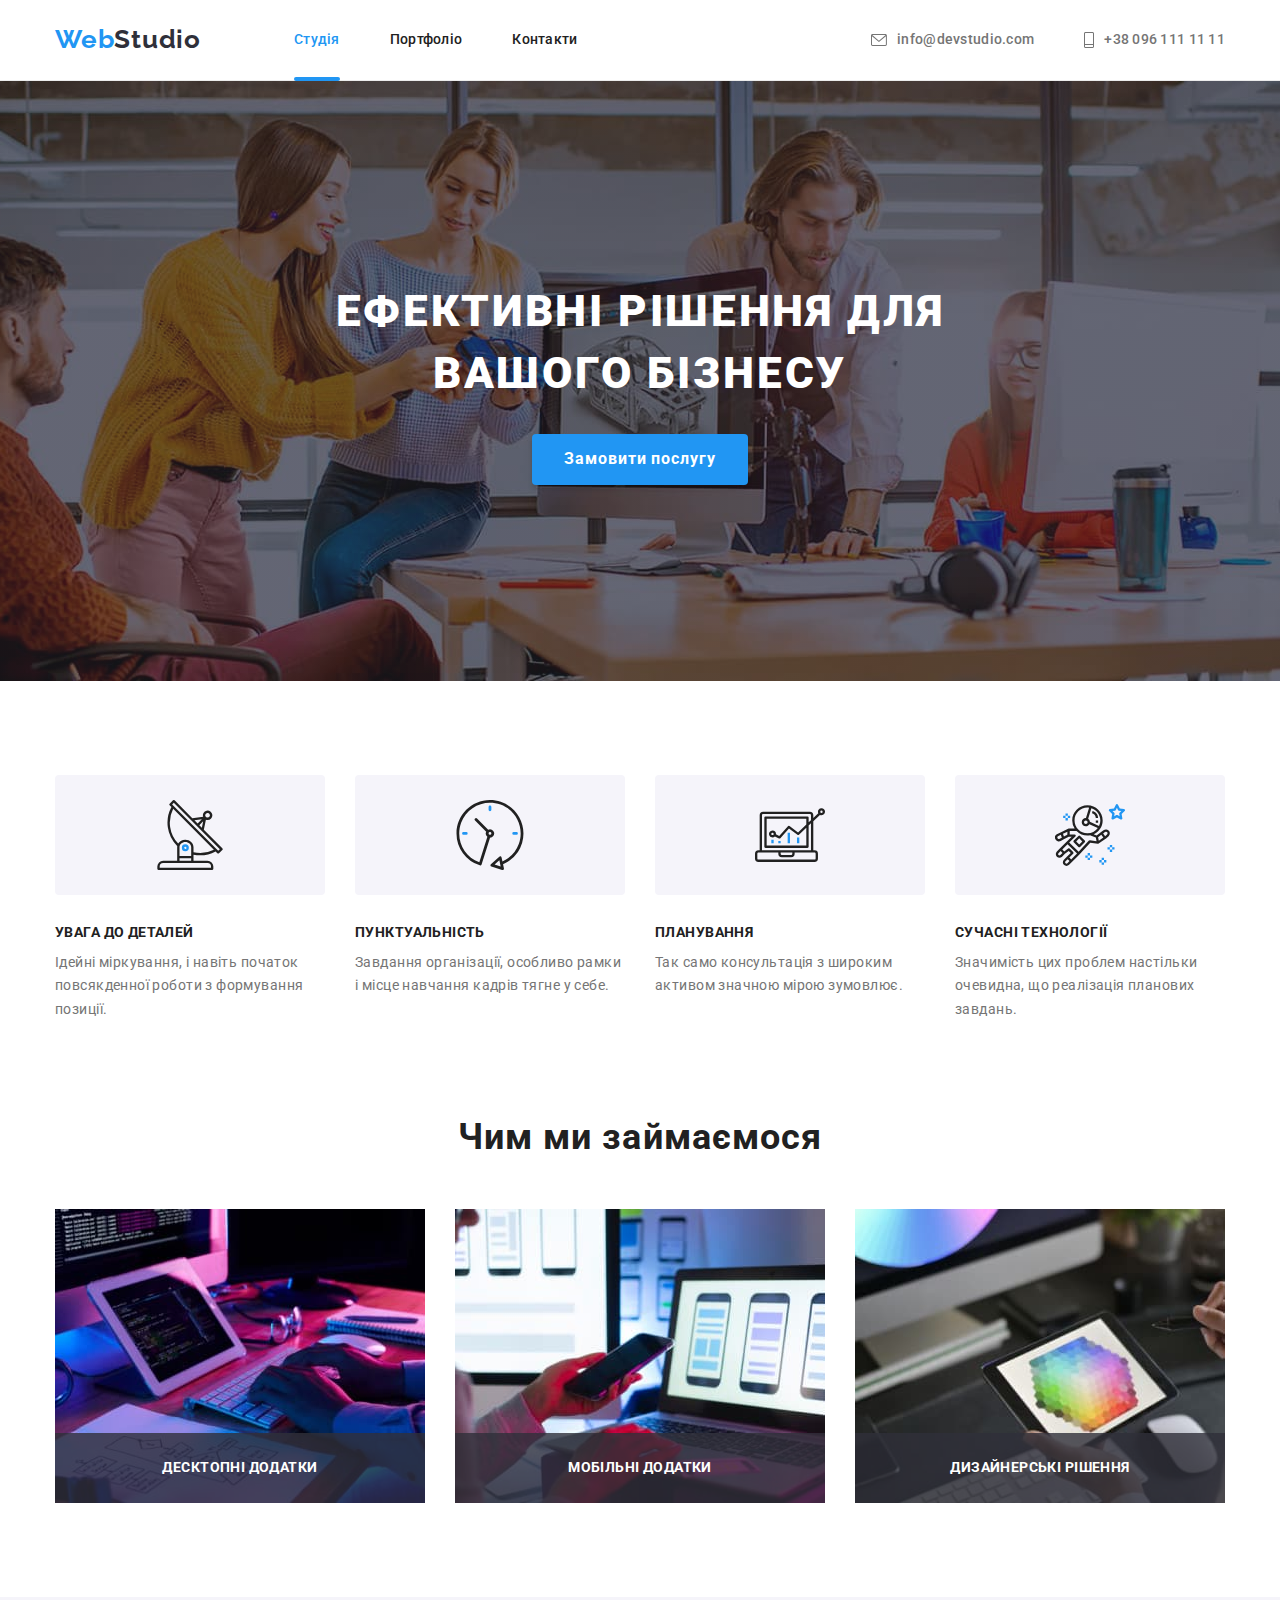
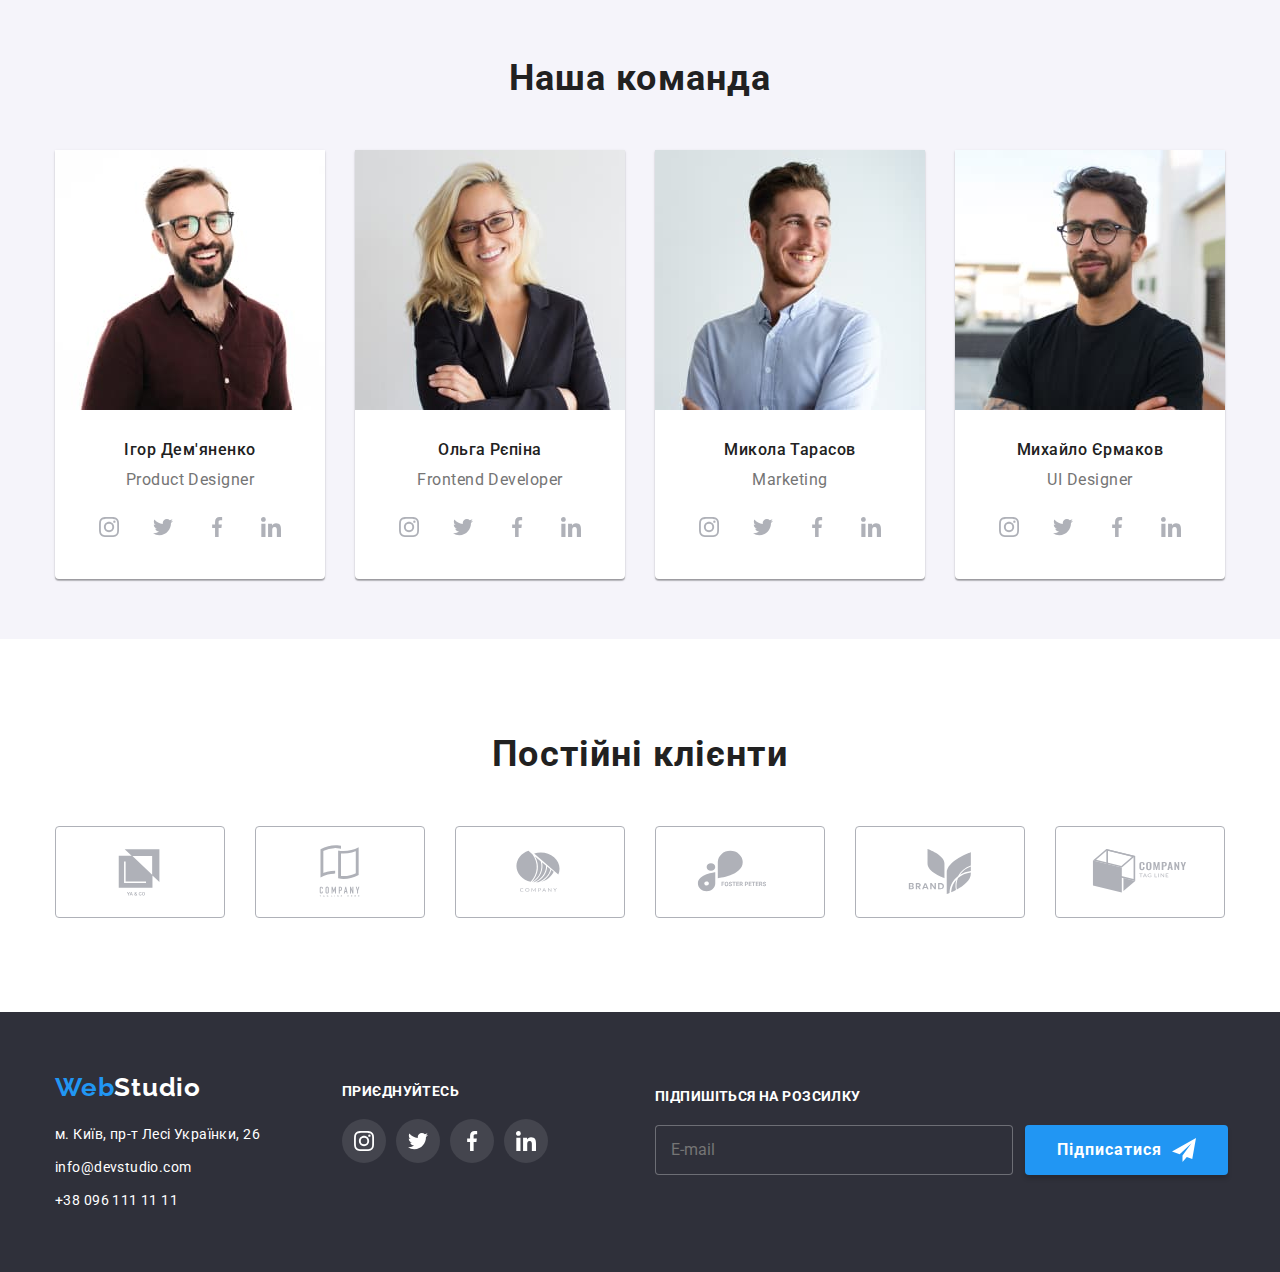
<file: index.html>
<!DOCTYPE html>
<html lang="uk">
  <head>
    <meta charset="UTF-8" />
    <meta http-equiv="X-UA-Compatible" content="IE=edge" />
    <meta name="viewport" content="width=device-width, initial-scale=1.0" />
    <title>WebStudio</title>
    <link rel="preconnect" href="https://fonts.googleapis.com" />
    <link rel="preconnect" href="https://fonts.gstatic.com" crossorigin />
    <link
      href="https://fonts.googleapis.com/css2?family=Raleway:wght@700&family=Roboto:wght@400;500;700;900&display=swap"
      rel="stylesheet"
    />
    <link
      rel="stylesheet"
      href="https://cdnjs.cloudflare.com/ajax/libs/modern-normalize/1.1.0/modern-normalize.min.css"
    />
    <link rel="stylesheet" href="./css/main.min.css" />
  </head>
  <body>
    <header class="page-header">
      <div class="container">
        <div class="page-header__site-nav--container">
          <nav class="page-header__site-nav">
            <a href="index.html" class="page-header__logo" lang="en"
              >Web<span class="page-header__logo--black">Studio</span></a
            >
            <button
              class="page-header__mobile-menu js-open-menu"
              aria-expanded="false"
              aria-controls="mobile-menu"
            >
              <svg width="40px" height="40px">
                <use href="./images/icons.svg#mobile-menu-icon"></use>
              </svg>
            </button>

            <!-- Mobile menu -->
            <div class="mobile-menu js-menu-container" id="mobile-menu">
              <div class="mobile-menu__container">
                <button
                  class="mobile-menu__button-close js-close-menu"
                  type="button"
                >
                  <svg width="40px" height="40px">
                    <use href="./images/icons.svg#icon-close-modal"></use>
                  </svg>
                </button>
                <nav class="mobile-menu__navigation">
                  <ul class="mobile-menu__nav">
                    <li class="mobile-menu__nav-item">
                      <a
                        href="./index.html"
                        class="mobile-menu__nav-link mobile-menu__nav-link--current-page"
                        >Студія</a
                      >
                    </li>
                    <li class="mobile-menu__nav-item">
                      <a href="./portfolio.html" class="mobile-menu__nav-link"
                        >Портфоліо</a
                      >
                    </li>
                    <li class="mobile-menu__nav-item">
                      <a href="#" class="mobile-menu__nav-link">Контакти</a>
                    </li>
                  </ul>
                </nav>
                <ul class="mobile-menu__contacts-list">
                  <li class="mobile-menu__contacts-item">
                    <a
                      href="tel:+380961111111"
                      class="mobile-menu__contacts-link-tel"
                    >
                      +38 096 111 11 11</a
                    >
                  </li>

                  <li class="mobile-menu__contacts-item">
                    <a
                      href="mailto:info@devstudio.com"
                      class="mobile-menu__contacts-link-mail"
                    >
                      info@devstudio.com</a
                    >
                  </li>
                </ul>
                <ul class="mobile-menu__social-media">
                  <li class="mobile-menu__social-media-item">
                    <a class="mobile-menu__social-media-link" href="#"
                      >Instagram</a
                    >
                  </li>
                  <li class="mobile-menu__social-media-item">
                    <a class="mobile-menu__social-media-link" href="#"
                      >Twitter</a
                    >
                  </li>
                  <li class="mobile-menu__social-media-item">
                    <a class="mobile-menu__social-media-link" href="#"
                      >Facebook</a
                    >
                  </li>
                  <li class="mobile-menu__social-media-item">
                    <a class="mobile-menu__social-media-link" href="#"
                      >LinkedIn</a
                    >
                  </li>
                </ul>
              </div>
            </div>

            <ul class="site-nav-list">
              <li class="site-nav-list__item">
                <a
                  href="./index.html"
                  class="site-nav-list__link site-nav-list__link--current-page current-page"
                  >Студія</a
                >
              </li>
              <li class="site-nav-list__item">
                <a href="./portfolio.html" class="site-nav-list__link"
                  >Портфоліо</a
                >
              </li>
              <li class="site-nav-list__item">
                <a href="#" class="site-nav-list__link">Контакти</a>
              </li>
            </ul>
          </nav>
          <ul class="contacts-list">
            <li class="contacts-list__item">
              <a href="mailto:info@devstudio.com" class="contacts-list__link">
                <svg
                  class="contacts-list__icon-envelope"
                  width="16px"
                  height="12px"
                >
                  <use href="./images/icons.svg#icon-envelope"></use>
                </svg>
                info@devstudio.com</a
              >
            </li>
            <li class="contacts-list__item">
              <a href="tel:+380961111111" class="contacts-list__link">
                <svg
                  class="contacts-list__icon-phone"
                  width="10px"
                  height="16px"
                >
                  <use href="./images/icons.svg#icon-phone"></use>
                </svg>
                +38 096 111 11 11</a
              >
            </li>
          </ul>
        </div>
      </div>
    </header>
    <main>
      <section class="hero-section section">
        <div class="container">
          <h1 class="hero-section__title">
            Ефективні рішення для вашого бізнесу
          </h1>
          <button type="button" class="hero-section__button" data-modal-open>
            Замовити послугу
          </button>
        </div>
      </section>
      <section class="features-section section">
        <div class="container">
          <h2 class="visually-hidden">Особливості</h2>
          <ul class="features-section__list">
            <li class="features-section__item">
              <div class="features-section__icon">
                <svg class="icon-antenna" width="70px" height="70px">
                  <use href="./images/icons.svg#icon-antenna"></use>
                </svg>
              </div>
              <h3 class="features-section__title">Увага до деталей</h3>
              <p class="features-section__text">
                Ідейні міркування, і навіть початок повсякденної роботи з
                формування позиції.
              </p>
            </li>
            <li class="features-section__item">
              <div class="features-section__icon">
                <svg class="icon-clock" width="70px" height="70px">
                  <use href="./images/icons.svg#icon-clock"></use>
                </svg>
              </div>
              <h3 class="features-section__title">Пунктуальність</h3>
              <p class="features-section__text">
                Завдання організації, особливо рамки і місце навчання кадрів
                тягне у себе.
              </p>
            </li>
            <li class="features-section__item">
              <div class="features-section__icon">
                <svg class="icon-diagram" width="70px" height="70px">
                  <use href="./images/icons.svg#icon-diagram"></use>
                </svg>
              </div>
              <h3 class="features-section__title">Планування</h3>
              <p class="features-section__text">
                Так само консультація з широким активом значною мірою зумовлює.
              </p>
            </li>
            <li class="features-section__item">
              <div class="features-section__icon">
                <svg class="icon-astronaut" width="70px" height="70px">
                  <use href="./images/icons.svg#icon-astronaut"></use>
                </svg>
              </div>
              <h3 class="features-section__title">Сучасні Технології</h3>
              <p class="features-section__text">
                Значимість цих проблем настільки очевидна, що реалізація
                планових завдань.
              </p>
            </li>
          </ul>
        </div>
      </section>

      <section class="work-section section">
        <div class="container">
          <h2 class="work-section__title">Чим ми займаємося</h2>
          <ul class="work-section__list">
            <li class="work-section__item">
              <div class="work-section__thumb">
                <picture>
                  <source
                    srcset="
                      ./images/desktop/work/img1@1x.jpg 1x,
                      ./images/desktop/work/img1@2x.jpg 2x
                    "
                    media="(min-width: 1200px)"
                  />
                  <img
                    src="./images/desktop/work/img1@1x.jpg"
                    alt="Чололвік друкує на клавіатурі"
                  />
                </picture>
                <p class="work-section__subtitle">Десктопні додатки</p>
              </div>
            </li>
            <li class="work-section__item">
              <div class="work-section__thumb">
                <picture>
                  <source
                    srcset="
                      ./images/desktop/work/img2@1x.jpg 1x,
                      ./images/desktop/work/img2@2x.jpg 2x
                    "
                    media="(min-width: 1200px)"
                  />
                  <img
                    src="./images/desktop/work/img2@1x.jpg"
                    alt="Ноутбук та смартфон"
                  />
                </picture>
                <p class="work-section__subtitle">Мобільні додатки</p>
              </div>
            </li>
            <li class="work-section__item">
              <div class="work-section__thumb">
                <picture>
                  <source
                    srcset="
                      ./images/desktop/work/img3@1x.jpg 1x,
                      ./images/desktop/work/img3@2x.jpg 2x
                    "
                    media="(min-width: 1200px)"
                  />
                  <img
                    src="./images/desktop/work/img3@1x.jpg"
                    alt="Планшет в руках"
                  />
                </picture>
                <p class="work-section__subtitle">Дизайнерські рішення</p>
              </div>
            </li>
          </ul>
        </div>
      </section>

      <section class="team-section section">
        <div class="container">
          <h2 class="team-section__title">Наша команда</h2>
          <ul class="team-list">
            <li class="team-card">
              <picture>
                <source
                  srcset="
                    ./images/desktop/team/product-designer@1x.jpg 1x,
                    ./images/desktop/team/product-designer@2x.jpg 2x
                  "
                  media="(min-width: 1200px)"
                />
                <source
                  srcset="
                    ./images/tablet/team/product-designer@1x.jpg 1x,
                    ./images/tablet/team/product-designer@2x.jpg 2x
                  "
                  media="(max-width: 1199px)"
                />
                <source
                  srcset="
                    ./images/mobile/team/product-designer@1x.jpg 1x,
                    ./images/mobile/team/product-designer@2x.jpg 2x
                  "
                  media="(max-width: 767px)"
                />
                <img
                  loading="lazy"
                  src="./images/desktop/team/product-designer@1x.jpg"
                  alt="Чоловік в бордовій сорочці"
                />
              </picture>

              <div class="team-card__footer">
                <h3 class="team-card__name">Ігор Дем'яненко</h3>
                <p class="team-card__position" lang="en">Product Designer</p>
                <ul class="team-card__list-icon">
                  <li class="team-card__icon">
                    <a href="" class="team-card__link">
                      <svg width="20px" height="20px">
                        <use href="./images/icons.svg#icon-instagram"></use>
                      </svg>
                    </a>
                  </li>
                  <li class="team-card__icon">
                    <a href="" class="team-card__link">
                      <svg width="20px" height="20px">
                        <use href="./images/icons.svg#icon-twitter"></use>
                      </svg>
                    </a>
                  </li>
                  <li class="team-card__icon">
                    <a href="" class="team-card__link">
                      <svg width="20px" height="20px">
                        <use href="./images/icons.svg#icon-facebook"></use>
                      </svg>
                    </a>
                  </li>
                  <li class="team-card__icon">
                    <a href="" class="team-card__link">
                      <svg width="20px" height="20px">
                        <use href="./images/icons.svg#icon-linkedin"></use>
                      </svg>
                    </a>
                  </li>
                </ul>
              </div>
            </li>
            <li class="team-card">
              <picture>
                <source
                  srcset="
                    ./images/desktop/team/frontend-developer@1x.jpg 1x,
                    ./images/desktop/team/frontend-developer@2x.jpg 2x
                  "
                  media="(min-width: 1200px)"
                />
                <source
                  srcset="
                    ./images/tablet/team/frontend-developer@1x.jpg 1x,
                    ./images/tablet/team/frontend-developer@2x.jpg 2x
                  "
                  media="(max-width: 1199px)"
                />
                <source
                  srcset="
                    ./images/mobile/team/frontend-developer@1x.jpg 1x,
                    ./images/mobile/team/frontend-developer@2x.jpg 2x
                  "
                  media="(max-width: 767px)"
                />
                <img
                  loading="lazy"
                  class="team-image"
                  src="./images/mobile/team/frontend-developer@1x.jpg"
                  alt="Жінка блондинка"
                />
              </picture>
              <div class="team-card__footer">
                <h3 class="team-card__name">Ольга Рєпіна</h3>
                <p class="team-card__position" lang="en">Frontend Developer</p>
                <ul class="team-card__list-icon">
                  <li class="team-card__icon">
                    <a href="" class="team-card__link">
                      <svg width="20px" height="20px">
                        <use href="./images/icons.svg#icon-instagram"></use>
                      </svg>
                    </a>
                  </li>
                  <li class="team-card__icon">
                    <a href="" class="team-card__link">
                      <svg width="20px" height="20px">
                        <use href="./images/icons.svg#icon-twitter"></use>
                      </svg>
                    </a>
                  </li>
                  <li class="team-card__icon">
                    <a href="" class="team-card__link">
                      <svg width="20px" height="20px">
                        <use href="./images/icons.svg#icon-facebook"></use>
                      </svg>
                    </a>
                  </li>
                  <li class="team-card__icon">
                    <a href="" class="team-card__link">
                      <svg width="20px" height="20px">
                        <use href="./images/icons.svg#icon-linkedin"></use>
                      </svg>
                    </a>
                  </li>
                </ul>
              </div>
            </li>
            <li class="team-card">
              <picture>
                <source
                  srcset="
                    ./images/desktop/team/marketing@1x.jpg 1x,
                    ./images/desktop/team/marketing@2x.jpg 2x
                  "
                  media="(min-width: 1200px)"
                />
                <source
                  srcset="
                    ./images/tablet/team/marketing@1x.jpg 1x,
                    ./images/tablet/team/marketing@2x.jpg 2x
                  "
                  media="(max-width: 1199px)"
                />
                <source
                  srcset="
                    ./images/mobile/team/marketing@1x.jpg 1x,
                    ./images/mobile/team/marketing@2x.jpg 2x
                  "
                  media="(max-width: 767px)"
                />
                <img
                  loading="lazy"
                  class="team-image"
                  src="./images/desktop/team/ui-designer@1x.jpg"
                  alt="Чоловік в блакитній сорочці"
                />
              </picture>
              <div class="team-card__footer">
                <h3 class="team-card__name">Микола Тарасов</h3>
                <p class="team-card__position" lang="en">Marketing</p>
                <ul class="team-card__list-icon">
                  <li class="team-card__icon">
                    <a href="" class="team-card__link">
                      <svg width="20px" height="20px">
                        <use href="./images/icons.svg#icon-instagram"></use>
                      </svg>
                    </a>
                  </li>
                  <li class="team-card__icon">
                    <a href="" class="team-card__link">
                      <svg width="20px" height="20px">
                        <use href="./images/icons.svg#icon-twitter"></use>
                      </svg>
                    </a>
                  </li>
                  <li class="team-card__icon">
                    <a href="" class="team-card__link">
                      <svg width="20px" height="20px">
                        <use href="./images/icons.svg#icon-facebook"></use>
                      </svg>
                    </a>
                  </li>
                  <li class="team-card__icon">
                    <a href="" class="team-card__link">
                      <svg width="20px" height="20px">
                        <use href="./images/icons.svg#icon-linkedin"></use>
                      </svg>
                    </a>
                  </li>
                </ul>
              </div>
            </li>
            <li class="team-card">
              <picture>
                <source
                  srcset="
                    ./images/tablet/team/ui-designer@1x.jpg 1x,
                    ./images/tablet/team/ui-designer@2x.jpg 2x
                  "
                  media="(max-width: 1199px)"
                />
                <source
                  srcset="
                    ./images/mobile/team/ui-designer@1x.jpg 1x,
                    ./images/mobile/team/ui-designer@2x.jpg 2x
                  "
                  media="(max-width: 767px)"
                />
                <img
                  loading="lazy"
                  class="team-image"
                  src="./images/desktop/team/ui-designer@1x.jpg"
                  alt="Чоловік в чорній футболці"
                />
              </picture>
              <div class="team-card__footer">
                <h3 class="team-card__name">Михайло Єрмаков</h3>
                <p class="team-card__position" lang="en">UI Designer</p>
                <ul class="team-card__list-icon">
                  <li class="team-card__icon">
                    <a href="" class="team-card__link">
                      <svg width="20px" height="20px">
                        <use href="./images/icons.svg#icon-instagram"></use>
                      </svg>
                    </a>
                  </li>
                  <li class="team-card__icon">
                    <a href="" class="team-card__link">
                      <svg width="20px" height="20px">
                        <use href="./images/icons.svg#icon-twitter"></use>
                      </svg>
                    </a>
                  </li>
                  <li class="team-card__icon">
                    <a href="" class="team-card__link">
                      <svg width="20px" height="20px">
                        <use href="./images/icons.svg#icon-facebook"></use>
                      </svg>
                    </a>
                  </li>
                  <li class="team-card__icon">
                    <a href="" class="team-card__link">
                      <svg width="20px" height="20px">
                        <use href="./images/icons.svg#icon-linkedin"></use>
                      </svg>
                    </a>
                  </li>
                </ul>
              </div>
            </li>
          </ul>
        </div>
      </section>

      <section class="clients-section">
        <div class="container">
          <h2 class="clients-section__tittle">Постійні клієнти</h2>
          <ul class="clients-list">
            <li class="clients-list__item">
              <a href="" class="clients-list__link">
                <svg class="clients-list__logo" width="106px" height="62px">
                  <use href="./images/icons.svg#icon-logo"></use>
                </svg>
              </a>
            </li>
            <li class="clients-list__item">
              <a href="" class="clients-list__link">
                <svg class="clients-list__logo" width="106px" height="62px">
                  <use href="./images/icons.svg#icon-logo-2"></use>
                </svg>
              </a>
            </li>
            <li class="clients-list__item">
              <a href="" class="clients-list__link">
                <svg class="clients-list__logo" width="106px" height="62px">
                  <use href="./images/icons.svg#icon-logo-3"></use>
                </svg>
              </a>
            </li>
            <li class="clients-list__item">
              <a href="" class="clients-list__link">
                <svg class="clients-list__logo" width="106px" height="62px">
                  <use href="./images/icons.svg#icon-logo-4"></use>
                </svg>
              </a>
            </li>
            <li class="clients-list__item">
              <a href="" class="clients-list__link">
                <svg class="clients-list__logo" width="106px" height="62px">
                  <use href="./images/icons.svg#icon-logo-5"></use>
                </svg>
              </a>
            </li>
            <li class="clients-list__item">
              <a href="" class="clients-list__link">
                <svg class="clients-list__logo" width="106px" height="62px">
                  <use href="./images/icons.svg#icon-logo-6"></use>
                </svg>
              </a>
            </li>
          </ul>
        </div>
      </section>
    </main>

    <footer class="footer">
      <div class="container footer-container--position">
        <div class="footer__container--tablet-position">
          <div class="container-adress">
            <a href="index.html" class="footer__logo" lang="en"
              >Web<span class="footer__logo--white">Studio</span></a
            >
            <address>
              <ul class="footer__contacts-list">
                <li class="footer__contacts-item">
                  <a
                    class="footer__contacts-link"
                    href="https://goo.gl/maps/CPtrU1FHBa2aNyZL9"
                    target="_blank"
                    rel="noopener noreferrer nofollow"
                    >м. Київ, пр-т Лесі Українки, 26</a
                  >
                </li>
                <li class="footer__contacts-item">
                  <a
                    href="mailto:info@devstudio.com"
                    class="footer__contacts-link"
                    >info@devstudio.com</a
                  >
                </li>
                <li class="footer__contacts-item">
                  <a href="tel:+380961111111" class="footer__contacts-link"
                    >+38 096 111 11 11</a
                  >
                </li>
              </ul>
            </address>
          </div>
          <div class="social-media__container">
            <p class="social-media__subtittle">Приєднуйтесь</p>
            <ul class="social-media">
              <li class="social-media__item">
                <a href="" class="social-media__link">
                  <svg width="20px" height="20px">
                    <use href="./images/icons.svg#icon-instagram"></use>
                  </svg>
                </a>
              </li>
              <li class="social-media__item">
                <a href="" class="social-media__link">
                  <svg width="20px" height="20px">
                    <use href="./images/icons.svg#icon-twitter"></use>
                  </svg>
                </a>
              </li>
              <li class="social-media__item">
                <a href="" class="social-media__link">
                  <svg width="20px" height="20px">
                    <use href="./images/icons.svg#icon-facebook"></use>
                  </svg>
                </a>
              </li>
              <li class="social-media__item">
                <a href="" class="social-media__link">
                  <svg width="20px" height="20px">
                    <use href="./images/icons.svg#icon-linkedin"></use>
                  </svg>
                </a>
              </li>
            </ul>
          </div>
        </div>

        <form class="subscribe-form">
          <label class="subscribe-form__label" for="join"
            >Підпишіться на розсилку</label
          >
          <div class="subscribe-form__container">
            <input
              class="subscribe-form__input"
              id="join"
              type="text"
              name="join-us"
              placeholder="E-mail"
            />
            <button class="subscribe-form__button" type="submit">
              Підписатися
              <svg class="subscribe-form__icon" width="24px" height="24px">
                <use href="./images/icons.svg#icon-send"></use>
              </svg>
            </button>
          </div>
        </form>
      </div>
    </footer>
    <div class="backdrop is-hidden" data-modal>
      <div class="modal">
        <p class="modal__subtitle">Залиште свої дані, ми вам передзвонимо</p>
        <form>
          <label class="modal__label" for="person-name">Ім'я</label>
          <div class="modal__control">
            <input
              class="modal__input"
              id="person-name"
              type="text"
              name="person-name"
            />
            <svg class="modal__icon" width="18px" height="18px">
              <use href="./images/icons.svg#icon-person-modal"></use>
            </svg>
          </div>

          <label class="modal__label" for="person-phone">Телефон</label>
          <div class="modal__control">
            <input
              class="modal__input"
              id="person-phone"
              type="tel"
              name="person-phone"
            />
            <svg class="modal__icon" width="18px" height="18px">
              <use href="./images/icons.svg#icon-phone-modal"></use>
            </svg>
          </div>

          <label class="modal__label" for="person-mail">Пошта</label>
          <div class="modal__control">
            <input
              class="modal__input"
              id="person-mail"
              type="email"
              name="person-mail"
            />
            <svg class="modal__icon" width="18px" height="18px">
              <use href="./images/icons.svg#icon-email-modal"></use>
            </svg>
          </div>

          <label class="modal__label" for="person-comment">Коментар</label>
          <textarea
            class="modal__textarea"
            id="person-comment"
            name="person-comment"
            placeholder="Введіть текст"
          ></textarea>

          <div class="modal-checkbox">
            <input
              class="modal-checkbox__input visually-hidden"
              id="conditions-checkbox"
              type="checkbox"
              name="conditions-checkbox"
            />
            <span class="modal-checkbox__box">
              <svg class="modal-checkbox__icon" width="16px" height="15px">
                <use href="./images/icons.svg#icon-check"></use>
              </svg>
            </span>
            <label class="modal-checkbox__label" for="conditions-checkbox">
              Погоджуюся з розсилкою та приймаю
              <a class="modal-checkbox__link" href="#">Умови договору</a>
            </label>
          </div>

          <button type="submit" class="modal__submit-button">Відправити</button>
        </form>

        <button type="button" class="modal__close-button" data-modal-close>
          <svg width="11px" height="11px">
            <use href="./images/icons.svg#icon-close-modal"></use>
          </svg>
        </button>
      </div>
    </div>
    <script src="./js/mobile-menu.js"></script>
    <script src="./js/modal.js"></script>
  </body>
</html>
</file>
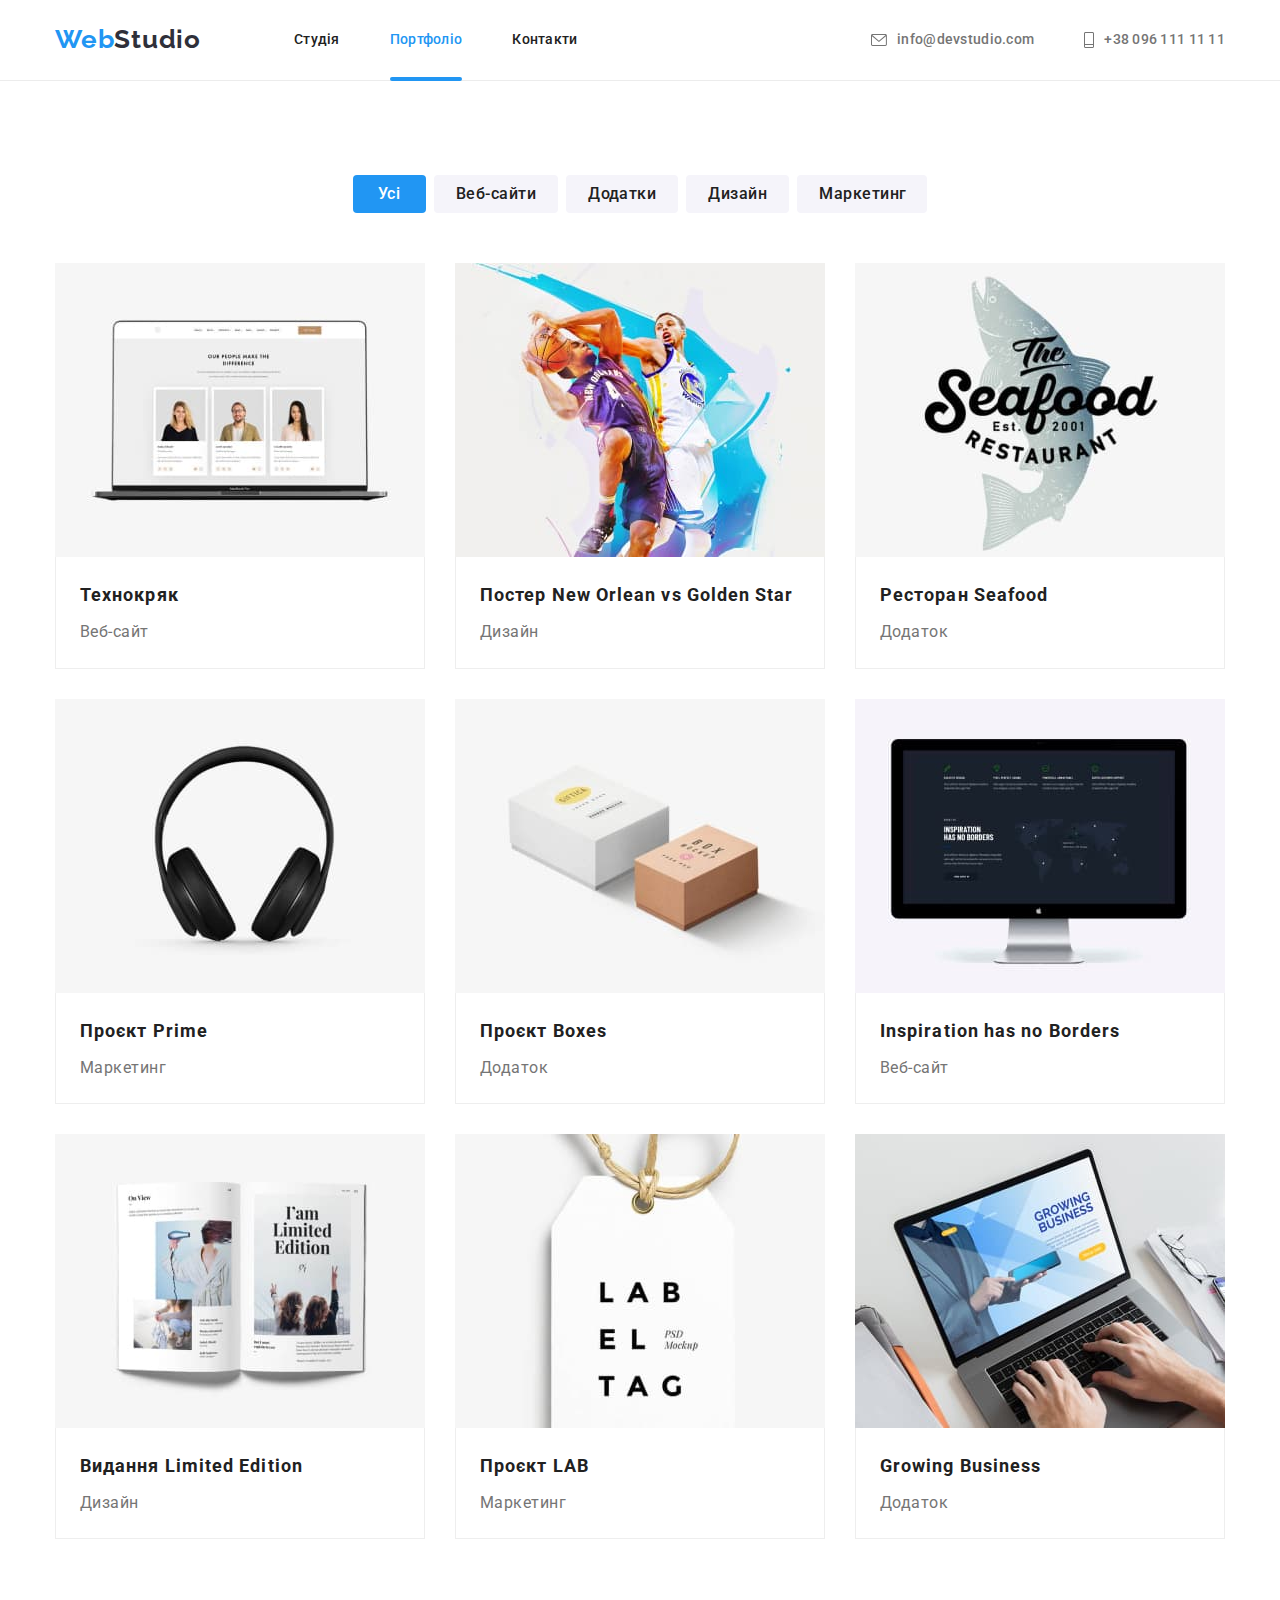
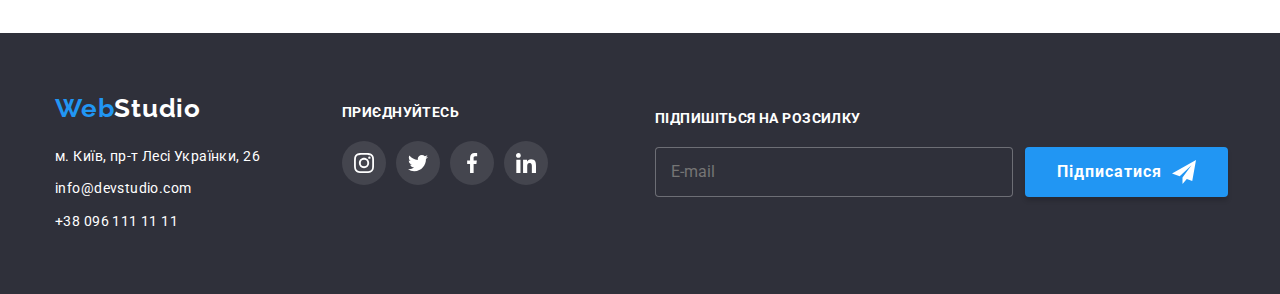
<file: portfolio.html>
<!DOCTYPE html>
<html lang="uk">
  <head>
    <meta charset="UTF-8" />
    <meta http-equiv="X-UA-Compatible" content="IE=edge" />
    <meta name="viewport" content="width=device-width, initial-scale=1.0" />
    <title>Portfolio</title>
    <link rel="preconnect" href="https://fonts.googleapis.com" />
    <link rel="preconnect" href="https://fonts.gstatic.com" crossorigin />
    <link
      href="https://fonts.googleapis.com/css2?family=Raleway:wght@700&family=Roboto:wght@400;500;700;900&display=swap"
      rel="stylesheet"
    />
    <link
      rel="stylesheet"
      href="https://cdnjs.cloudflare.com/ajax/libs/modern-normalize/1.1.0/modern-normalize.min.css"
    />

    <link rel="stylesheet" href="./css/main.min.css" />
  </head>
  <body>
    <header class="page-header">
      <div class="container">
        <div class="page-header__site-nav--container">
          <nav class="page-header__site-nav">
            <a href="index.html" class="page-header__logo" lang="en"
              >Web<span class="page-header__logo--black">Studio</span></a
            >
            <button
              class="page-header__mobile-menu js-open-menu"
              aria-expanded="false"
              aria-controls="mobile-menu"
            >
              <svg width="40px" height="40px">
                <use href="./images/icons.svg#mobile-menu-icon"></use>
              </svg>
            </button>

            <!-- Mobile menu -->
            <div class="mobile-menu js-menu-container" id="mobile-menu">
              <div class="mobile-menu__container">
                <button
                  class="mobile-menu__button-close js-close-menu"
                  type="button"
                >
                  <svg width="40px" height="40px">
                    <use href="./images/icons.svg#icon-close-modal"></use>
                  </svg>
                </button>
                <nav class="mobile-menu__navigation">
                  <ul class="mobile-menu__nav">
                    <li class="mobile-menu__nav-item">
                      <a href="./index.html" class="mobile-menu__nav-link"
                        >Студія</a
                      >
                    </li>
                    <li class="mobile-menu__nav-item">
                      <a
                        href="./portfolio.html"
                        class="mobile-menu__nav-link mobile-menu__nav-link--current-page"
                        >Портфоліо</a
                      >
                    </li>
                    <li class="mobile-menu__nav-item">
                      <a href="#" class="mobile-menu__nav-link">Контакти</a>
                    </li>
                  </ul>
                </nav>
                <ul class="mobile-menu__contacts-list">
                  <li class="mobile-menu__contacts-item">
                    <a
                      href="tel:+380961111111"
                      class="mobile-menu__contacts-link-tel"
                    >
                      +38 096 111 11 11</a
                    >
                  </li>

                  <li class="mobile-menu__contacts-item">
                    <a
                      href="mailto:info@devstudio.com"
                      class="mobile-menu__contacts-link-mail"
                    >
                      info@devstudio.com</a
                    >
                  </li>
                </ul>
                <ul class="mobile-menu__social-media">
                  <li class="mobile-menu__social-media-item">
                    <a class="mobile-menu__social-media-link" href="#"
                      >Instagram</a
                    >
                  </li>
                  <li class="mobile-menu__social-media-item">
                    <a class="mobile-menu__social-media-link" href="#"
                      >Twitter</a
                    >
                  </li>
                  <li class="mobile-menu__social-media-item">
                    <a class="mobile-menu__social-media-link" href="#"
                      >Facebook</a
                    >
                  </li>
                  <li class="mobile-menu__social-media-item">
                    <a class="mobile-menu__social-media-link" href="#"
                      >LinkedIn</a
                    >
                  </li>
                </ul>
              </div>
            </div>
            <ul class="site-nav-list">
              <li class="site-nav-list__item">
                <a href="./index.html" class="site-nav-list__link">Студія</a>
              </li>
              <li class="site-nav-list__item">
                <a
                  href="./portfolio.html"
                  class="site-nav-list__link site-nav-list__link--current-page current-page"
                  >Портфоліо</a
                >
              </li>
              <li class="site-nav-list__item">
                <a href="#" class="site-nav-list__link">Контакти</a>
              </li>
            </ul>
          </nav>
          <ul class="contacts-list">
            <li class="contacts-list__item">
              <a href="mailto:info@devstudio.com" class="contacts-list__link">
                <svg
                  class="contacts-list__icon-envelope"
                  width="16px"
                  height="12px"
                >
                  <use href="./images/icons.svg#icon-envelope"></use>
                </svg>
                info@devstudio.com</a
              >
            </li>
            <li class="contacts-list__item">
              <a href="tel:+380961111111" class="contacts-list__link">
                <svg
                  class="contacts-list__icon-phone"
                  width="10px"
                  height="16px"
                >
                  <use href="./images/icons.svg#icon-phone"></use>
                </svg>
                +38 096 111 11 11</a
              >
            </li>
          </ul>
        </div>
      </div>
    </header>
    <main>
      <section class="portfolio-section section">
        <div class="container">
          <h1 class="visually-hidden">Портфоліо проєктів</h1>
          <ul class="filter-list">
            <li class="filter-list__item">
              <button
                type="button"
                class="filter-list__button filter-list__button--current"
              >
                Усі
              </button>
            </li>
            <li class="filter-list__item">
              <button type="button" class="filter-list__button">
                Веб-сайти
              </button>
            </li>
            <li class="filter-list__item">
              <button type="button" class="filter-list__button">Додатки</button>
            </li>
            <li class="filter-list__item">
              <button type="button" class="filter-list__button">Дизайн</button>
            </li>
            <li class="filter-list__item">
              <button type="button" class="filter-list__button">
                Маркетинг
              </button>
            </li>
          </ul>
          <ul class="portfolio-section__list">
            <li class="portfolio-section__card">
              <a href="#" class="portfolio-section__link">
                <div class="portfolio-section__thumb">
                  <img
                    src="./images/project-1.jpg"
                    alt=" Веб-сайт технокряк"
                    width="370"
                    height="294"
                  />
                  <div class="portfolio-section__overlay">
                    <p class="portfolio-section__overlay-content">
                      Ресурс пропонує комплексні пропозиції з різним рівнем
                      функціоналу та сервісів. Все це дозволить відвідувачу
                      отримати вичерпні відомості про компанію чи приватну
                      особу.
                    </p>
                  </div>
                </div>
                <div class="portfolio-section__card-footer">
                  <h2 class="portfolio-section__footer-title">Технокряк</h2>
                  <p class="portfolio-section__footer-text">Веб-сайт</p>
                </div>
              </a>
            </li>
            <li class="portfolio-section__card">
              <a href="#" class="portfolio-section__link">
                <div class="portfolio-section__thumb">
                  <img
                    class="portfolio-image"
                    src="./images/project-2.jpg"
                    alt="Постер New Orlean vs Golden Star"
                    width="370"
                    height="294"
                  />
                  <div class="portfolio-section__overlay">
                    <p class="portfolio-section__overlay-content">
                      Ресурс пропонує комплексні пропозиції з різним рівнем
                      функціоналу та сервісів. Все це дозволить відвідувачу
                      отримати вичерпні відомості про компанію чи приватну
                      особу.
                    </p>
                  </div>
                </div>
                <div class="portfolio-section__card-footer">
                  <h2 class="portfolio-section__footer-title">
                    Постер <span lang="en">New Orlean vs Golden Star</span>
                  </h2>
                  <p class="portfolio-section__footer-text">Дизайн</p>
                </div></a
              >
            </li>
            <li class="portfolio-section__card">
              <a href="#" class="portfolio-section__link">
                <div class="portfolio-section__thumb">
                  <img
                    class="portfolio-image"
                    src="./images/project-3.jpg"
                    alt="Додаток ресторан Seafood"
                    width="370"
                    height="294"
                  />
                  <div class="portfolio-section__overlay">
                    <p class="portfolio-section__overlay-content">
                      Ресурс пропонує комплексні пропозиції з різним рівнем
                      функціоналу та сервісів. Все це дозволить відвідувачу
                      отримати вичерпні відомості про компанію чи приватну
                      особу.
                    </p>
                  </div>
                </div>
                <div class="portfolio-section__card-footer">
                  <h2 class="portfolio-section__footer-title">
                    Ресторан <span lang="en">Seafood</span>
                  </h2>
                  <p class="portfolio-section__footer-text">Додаток</p>
                </div></a
              >
            </li>
            <li class="portfolio-section__card">
              <a href="#" class="portfolio-section__link">
                <div class="portfolio-section__thumb">
                  <img
                    class="portfolio-image"
                    src="./images/project-4.jpg"
                    alt="Великі чорні навушники"
                    width="370"
                    height="294"
                  />
                  <div class="portfolio-section__overlay">
                    <p class="portfolio-section__overlay-content">
                      Ресурс пропонує комплексні пропозиції з різним рівнем
                      функціоналу та сервісів. Все це дозволить відвідувачу
                      отримати вичерпні відомості про компанію чи приватну
                      особу.
                    </p>
                  </div>
                </div>
                <div class="portfolio-section__card-footer">
                  <h2 class="portfolio-section__footer-title">
                    Проєкт <span lang="en">Prime</span>
                  </h2>
                  <p class="portfolio-section__footer-text">Маркетинг</p>
                </div></a
              >
            </li>
            <li class="portfolio-section__card">
              <a href="#" class="portfolio-section__link">
                <div class="portfolio-section__thumb">
                  <img
                    class="portfolio-image"
                    src="./images/project-5.jpg"
                    alt="Дві коробки"
                    width="370"
                    height="294"
                  />
                  <div class="portfolio-section__overlay">
                    <p class="portfolio-section__overlay-content">
                      Ресурс пропонує комплексні пропозиції з різним рівнем
                      функціоналу та сервісів. Все це дозволить відвідувачу
                      отримати вичерпні відомості про компанію чи приватну
                      особу.
                    </p>
                  </div>
                </div>
                <div class="portfolio-section__card-footer">
                  <h2 class="portfolio-section__footer-title">
                    Проєкт <span lang="en">Boxes</span>
                  </h2>
                  <p class="portfolio-section__footer-text">Додаток</p>
                </div></a
              >
            </li>
            <li class="portfolio-section__card">
              <a href="#" class="portfolio-section__link">
                <div class="portfolio-section__thumb">
                  <img
                    class="portfolio-image"
                    src="./images/project-6.jpg"
                    alt="Веб-сайт "
                    width="370"
                    height="294"
                  />
                  <div class="portfolio-section__overlay">
                    <p class="portfolio-section__overlay-content">
                      Ресурс пропонує комплексні пропозиції з різним рівнем
                      функціоналу та сервісів. Все це дозволить відвідувачу
                      отримати вичерпні відомості про компанію чи приватну
                      особу.
                    </p>
                  </div>
                </div>
                <div class="portfolio-section__card-footer">
                  <h2 class="portfolio-section__footer-title">
                    <span lang="en"> Inspiration has no Borders</span>
                  </h2>
                  <p class="portfolio-section__footer-text">Веб-сайт</p>
                </div>
              </a>
            </li>
            <li class="portfolio-section__card">
              <a href="#" class="portfolio-section__link">
                <div class="portfolio-section__thumb">
                  <img
                    class="portfolio-image"
                    src="./images/project-7.jpg"
                    alt="Дизайн видання"
                    width="370"
                    height="294"
                  />
                  <div class="portfolio-section__overlay">
                    <p class="portfolio-section__overlay-content">
                      Ресурс пропонує комплексні пропозиції з різним рівнем
                      функціоналу та сервісів. Все це дозволить відвідувачу
                      отримати вичерпні відомості про компанію чи приватну
                      особу.
                    </p>
                  </div>
                </div>
                <div class="portfolio-section__card-footer">
                  <h2 class="portfolio-section__footer-title">
                    Видання <span lang="en">Limited Edition</span>
                  </h2>
                  <p class="portfolio-section__footer-text">Дизайн</p>
                </div>
              </a>
            </li>
            <li class="portfolio-section__card">
              <a href="#" class="portfolio-section__link">
                <div class="portfolio-section__thumb">
                  <img
                    class="portfolio-image"
                    src="./images/project-8.jpg"
                    alt="Дизайн проєкт LAB"
                    width="370"
                    height="294"
                  />
                  <div class="portfolio-section__overlay">
                    <p class="portfolio-section__overlay-content">
                      Ресурс пропонує комплексні пропозиції з різним рівнем
                      функціоналу та сервісів. Все це дозволить відвідувачу
                      отримати вичерпні відомості про компанію чи приватну
                      особу.
                    </p>
                  </div>
                </div>
                <div class="portfolio-section__card-footer">
                  <h2 class="portfolio-section__footer-title">
                    Проєкт <span lang="en">LAB</span>
                  </h2>
                  <p class="portfolio-section__footer-text">Маркетинг</p>
                </div></a
              >
            </li>
            <li class="portfolio-section__card">
              <a href="#" class="portfolio-section__link">
                <div class="portfolio-section__thumb">
                  <img
                    class="portfolio-image"
                    src="./images/project-9.jpg"
                    alt="Додаток Growing Business"
                    width="370"
                    height="294"
                  />
                  <div class="portfolio-section__overlay">
                    <p class="portfolio-section__overlay-content">
                      Ресурс пропонує комплексні пропозиції з різним рівнем
                      функціоналу та сервісів. Все це дозволить відвідувачу
                      отримати вичерпні відомості про компанію чи приватну
                      особу.
                    </p>
                  </div>
                </div>
                <div class="portfolio-section__card-footer">
                  <h2 class="portfolio-section__footer-title">
                    <span lang="en">Growing Business</span>
                  </h2>
                  <p class="portfolio-section__footer-text">Додаток</p>
                </div></a
              >
            </li>
          </ul>
        </div>
      </section>
    </main>
    <footer class="footer">
      <div class="container footer-container--position">
        <div class="footer__container--tablet-position">
          <div class="container-adress">
            <a href="index.html" class="footer__logo" lang="en"
              >Web<span class="footer__logo--white">Studio</span></a
            >
            <address>
              <ul class="footer__contacts-list">
                <li class="footer__contacts-item">
                  <a
                    class="footer__contacts-link"
                    href="https://goo.gl/maps/CPtrU1FHBa2aNyZL9"
                    target="_blank"
                    rel="noopener noreferrer nofollow"
                    >м. Київ, пр-т Лесі Українки, 26</a
                  >
                </li>
                <li class="footer__contacts-item">
                  <a
                    href="mailto:info@devstudio.com"
                    class="footer__contacts-link"
                    >info@devstudio.com</a
                  >
                </li>
                <li class="footer__contacts-item">
                  <a href="tel:+380961111111" class="footer__contacts-link"
                    >+38 096 111 11 11</a
                  >
                </li>
              </ul>
            </address>
          </div>
          <div class="social-media__container">
            <p class="social-media__subtittle">Приєднуйтесь</p>
            <ul class="social-media">
              <li class="social-media__item">
                <a href="" class="social-media__link">
                  <svg width="20px" height="20px">
                    <use href="./images/icons.svg#icon-instagram"></use>
                  </svg>
                </a>
              </li>
              <li class="social-media__item">
                <a href="" class="social-media__link">
                  <svg width="20px" height="20px">
                    <use href="./images/icons.svg#icon-twitter"></use>
                  </svg>
                </a>
              </li>
              <li class="social-media__item">
                <a href="" class="social-media__link">
                  <svg width="20px" height="20px">
                    <use href="./images/icons.svg#icon-facebook"></use>
                  </svg>
                </a>
              </li>
              <li class="social-media__item">
                <a href="" class="social-media__link">
                  <svg width="20px" height="20px">
                    <use href="./images/icons.svg#icon-linkedin"></use>
                  </svg>
                </a>
              </li>
            </ul>
          </div>
        </div>

        <form class="subscribe-form">
          <label class="subscribe-form__label" for="join"
            >Підпишіться на розсилку</label
          >
          <div class="subscribe-form__container">
            <input
              class="subscribe-form__input"
              id="join"
              type="text"
              name="join-us"
              placeholder="E-mail"
            />
            <button class="subscribe-form__button" type="submit">
              Підписатися
              <svg class="subscribe-form__icon" width="24px" height="24px">
                <use href="./images/icons.svg#icon-send"></use>
              </svg>
            </button>
          </div>
        </form>
      </div>
    </footer>
    <script src="./js/mobile-menu.js"></script>
  </body>
</html>
</file>
<file: css/main.min.css>
h1,h2,h3,h4,h5,h6,ul,p{margin:0;padding:0}img{width:100%;height:auto;display:block}body{background-color:#fff;color:#757575;font-family:"Roboto", sans-serif}.container{width:100%;max-width:1200px;margin:0 auto;padding:0 15px}@media screen and (min-width: 480px){.container{width:480px}}@media screen and (min-width: 768px){.container{width:768px}}@media screen and (min-width: 1200px){.container{width:1200px}}.section{padding:94px 0}.visually-hidden{position:fixed;white-space:nowrap;width:1px;height:1px;overflow:hidden;border:0;padding:0;clip:rect(0 0 0 0);-webkit-clip-path:inset(50%);clip-path:inset(50%);margin:-1px}.page-header{border-bottom:1px solid #ececec}.page-header__site-nav--container{display:-webkit-box;display:-ms-flexbox;display:flex;-webkit-box-align:center;-ms-flex-align:center;align-items:center}.page-header__site-nav{display:-webkit-box;display:-ms-flexbox;display:flex;-webkit-box-align:center;-ms-flex-align:center;align-items:center}@media (max-width: 767px){.page-header__site-nav{width:100%;-webkit-box-pack:justify;-ms-flex-pack:justify;justify-content:space-between}}.page-header__logo{display:block;padding-top:24px;padding-bottom:25px;margin-right:93px;color:#2196f3;font-family:"Raleway", sans-serif;font-weight:700;font-size:26px;line-height:1.2;letter-spacing:0.03em;-webkit-text-decoration-line:none;text-decoration-line:none}.page-header__mobile-menu{border:none;background-color:inherit}@media (min-width: 768px){.page-header__mobile-menu{display:none}}.page-header__logo--black{color:#2f303a}.page-header__logo:hover,.page-header__logo:focus,.page-header__logo:active{color:#2196f3}.mobile-menu{-webkit-transform:translateX(100%);transform:translateX(100%);-webkit-transition:-webkit-transform 250ms cubic-bezier(0.4, 0, 0.2, 1);transition:-webkit-transform 250ms cubic-bezier(0.4, 0, 0.2, 1);transition:transform 250ms cubic-bezier(0.4, 0, 0.2, 1);transition:transform 250ms cubic-bezier(0.4, 0, 0.2, 1), -webkit-transform 250ms cubic-bezier(0.4, 0, 0.2, 1);position:fixed;top:0;left:0;width:100%;height:100%;padding:48px 40px;background-color:#fff;z-index:1}.mobile-menu__nav{margin-bottom:250px}.mobile-menu.is-open{-webkit-transform:translateX(0);transform:translateX(0)}.mobile-menu__container{min-width:320px;max-width:1170px;padding-left:15px;padding-right:15px;margin-left:auto;margin-right:auto}@media (min-width: 768px){.mobile-menu{display:none}}.mobile-menu__button-close{position:absolute;top:10px;right:15px;border:none;background-color:inherit;cursor:pointer}.mobile-menu__nav-item{list-style:none}.mobile-menu__nav-item:not(:last-child){margin-bottom:32px}.mobile-menu__nav-link{font-weight:500;font-size:40px;line-height:1.17;letter-spacing:0.02em;color:#212121;text-decoration:none;-webkit-transition:color 250ms cubic-bezier(0.4, 0, 0.2, 1);transition:color 250ms cubic-bezier(0.4, 0, 0.2, 1)}.mobile-menu__nav-link:hover,.mobile-menu__nav-link:focus{color:#2196f3}.mobile-menu__nav-link--current-page{color:#2196f3}.mobile-menu__contacts-list{margin-top:auto}.mobile-menu__contacts-item{list-style:none}.mobile-menu__contacts-link-tel{display:block;margin-bottom:32px;font-weight:500;font-size:34px;line-height:1.17;letter-spacing:0.02em;text-decoration:none;color:#2196f3}.mobile-menu__contacts-link-mail{display:block;font-weight:500;font-size:24px;line-height:1.16;letter-spacing:0.02em;color:#757575;text-decoration:none;-webkit-transition:color 250ms cubic-bezier(0.4, 0, 0.2, 1);transition:color 250ms cubic-bezier(0.4, 0, 0.2, 1)}.mobile-menu__contacts-link-mail:hover,.mobile-menu__contacts-link-mail:focus{color:#2196f3}.mobile-menu__social-media{margin-top:64px;display:-webkit-box;display:-ms-flexbox;display:flex}.mobile-menu__social-media-item{list-style:none;padding-left:10px;padding-right:10px}.mobile-menu__social-media-item:first-child{padding-left:0}.mobile-menu__social-media-item:not(:last-child){border-right:1px solid rgba(33,33,33,0.2)}.mobile-menu__social-media-link{font-weight:500;font-size:18px;line-height:1.22;letter-spacing:0.02em;color:#2196f3;text-decoration:none}.mobile-menu__social-media-link:not(:last-child){border-right:none}.site-nav-list{display:none;list-style:none}@media screen and (min-width: 768px){.site-nav-list{display:-webkit-box;display:-ms-flexbox;display:flex;-webkit-box-align:center;-ms-flex-align:center;align-items:center}}@media screen and (min-width: 768px){.site-nav-list__item:not(:last-child){margin-right:50px}}.site-nav-list__link{display:block;color:#212121;font-weight:500;font-size:14px;line-height:1.1;letter-spacing:0.02em;text-decoration:none;-webkit-transition:color 250ms cubic-bezier(0.4, 0, 0.2, 1);transition:color 250ms cubic-bezier(0.4, 0, 0.2, 1)}@media screen and (min-width: 768px){.site-nav-list__link{padding-top:32px;padding-bottom:32px}}.site-nav-list__link:hover,.site-nav-list__link:focus{color:#2196f3}.site-nav-list__link--current-page{color:#2196f3}.current-page{position:relative;color:#2196f3}.current-page::after{content:"";display:block;position:absolute;width:100%;height:4px;left:0;bottom:-1px;background-color:#2196f3;border-radius:2px}.contacts-list{display:none;list-style:none}@media screen and (min-width: 768px){.contacts-list{display:-webkit-box;display:-ms-flexbox;display:flex;-webkit-box-orient:vertical;-webkit-box-direction:normal;-ms-flex-direction:column;flex-direction:column;margin-left:auto}}@media screen and (min-width: 1200px){.contacts-list{-webkit-box-orient:horizontal;-webkit-box-direction:normal;-ms-flex-direction:row;flex-direction:row}}@media screen and (min-width: 768px) and (max-width: 1199px){.contacts-list__item:not(:last-child){margin-bottom:10px}}@media screen and (min-width: 1200px){.contacts-list__item:not(:last-child){margin-right:50px}}.contacts-list__link{color:#757575;font-weight:500;font-size:14px;line-height:1.14;letter-spacing:0.02em;text-decoration:none;-webkit-transition:color 250ms cubic-bezier(0.4, 0, 0.2, 1);transition:color 250ms cubic-bezier(0.4, 0, 0.2, 1)}@media screen and (min-width: 1200px){.contacts-list__link{display:-webkit-box;display:-ms-flexbox;display:flex;-webkit-box-align:center;-ms-flex-align:center;align-items:center;padding-top:32px;padding-bottom:32px}}.contacts-list__link:hover,.contacts-list__link:focus{color:#2196f3}.contacts-list__icon-envelope{width:16px;height:12px;fill:currentColor}@media screen and (min-width: 768px) and (max-width: 1199px){.contacts-list__icon-envelope{margin-right:8px}}@media screen and (min-width: 1200px){.contacts-list__icon-envelope{margin-right:10px;margin-left:auto}}.contacts-list__icon-phone{width:10px;height:16px;fill:currentColor}@media screen and (min-width: 768px) and (max-width: 1199px){.contacts-list__icon-phone{margin-right:8px}}@media screen and (min-width: 1200px){.contacts-list__icon-phone{margin-right:10px;margin-left:auto}}.hero-section{margin-left:auto;margin-right:auto;padding:118px 0;background-color:#2f303a;background-image:-webkit-gradient(linear, left top, left bottom, from(rgba(47,48,58,0.4)), to(rgba(47,48,58,0.4))),url(../images/mobile/hero/hero-1x.jpg);background-image:linear-gradient(rgba(47,48,58,0.4), rgba(47,48,58,0.4)),url(../images/mobile/hero/hero-1x.jpg);background-repeat:no-repeat;background-size:cover;background-position:center;text-align:center}@media (min-device-pixel-ratio: 2), (-webkit-min-device-pixel-ratio: 2), (min-resolution: 192dpi), (min-resolution: 2dppx){.hero-section{background-image:-webkit-gradient(linear, left top, left bottom, from(rgba(47,48,58,0.4)), to(rgba(47,48,58,0.4))),url(../images/mobile/hero/hero-2x.jpg);background-image:linear-gradient(rgba(47,48,58,0.4), rgba(47,48,58,0.4)),url(../images/mobile/hero/hero-2x.jpg)}}@media (min-width: 768px){.hero-section{background-image:-webkit-gradient(linear, left top, left bottom, from(rgba(47,48,58,0.4)), to(rgba(47,48,58,0.4))),url(../images/tablet/hero/hero1x.jpg);background-image:linear-gradient(rgba(47,48,58,0.4), rgba(47,48,58,0.4)),url(../images/tablet/hero/hero1x.jpg)}}@media (min-width: 768px) and (min-device-pixel-ratio: 2), (min-width: 768px) and (-webkit-min-device-pixel-ratio: 2), (min-width: 768px) and (min-resolution: 192dpi), (min-width: 768px) and (min-resolution: 2dppx){.hero-section{background-image:-webkit-gradient(linear, left top, left bottom, from(rgba(47,48,58,0.4)), to(rgba(47,48,58,0.4))),url(../images/tablet/hero/hero2x.jpg);background-image:linear-gradient(rgba(47,48,58,0.4), rgba(47,48,58,0.4)),url(../images/tablet/hero/hero2x.jpg)}}@media (min-width: 1200px){.hero-section{max-width:1600px;height:600px;padding:200px 0;background-image:-webkit-gradient(linear, left top, left bottom, from(rgba(47,48,58,0.4)), to(rgba(47,48,58,0.4))),url(../images/desktop/hero/hero.jpg);background-image:linear-gradient(rgba(47,48,58,0.4), rgba(47,48,58,0.4)),url(../images/desktop/hero/hero.jpg)}}@media (min-device-pixel-ratio: 2), (-webkit-min-device-pixel-ratio: 2), (min-resolution: 192dpi), (min-resolution: 2dppx){.hero-section{background-image:-webkit-gradient(linear, left top, left bottom, from(rgba(47,48,58,0.4)), to(rgba(47,48,58,0.4))),url(../images/desktop/hero/hero@2x.jpg);background-image:linear-gradient(rgba(47,48,58,0.4), rgba(47,48,58,0.4)),url(../images/desktop/hero/hero@2x.jpg)}}.hero-section__title{color:#fff;font-weight:900;font-size:26px;line-height:1.62;letter-spacing:0.06em;text-transform:uppercase;max-width:360px;margin-top:0;margin-bottom:30px;margin-left:auto;margin-right:auto}@media screen and (min-width: 1200px){.hero-section__title{max-width:696px;font-size:44px;line-height:1.4}}.hero-section__button{background-color:#2196f3;color:#fff;font-weight:700;font-size:16px;font-family:inherit;line-height:1.9;letter-spacing:0.06em;cursor:pointer;margin:0 auto;padding:10px 32px;-webkit-box-shadow:0px 4px 4px rgba(0,0,0,0.15);box-shadow:0px 4px 4px rgba(0,0,0,0.15);border:transparent;border-radius:4px;-webkit-transition:background-color 250ms cubic-bezier(0.4, 0, 0.2, 1),-webkit-box-shadow 250ms cubic-bezier(0.4, 0, 0.2, 1);transition:background-color 250ms cubic-bezier(0.4, 0, 0.2, 1),-webkit-box-shadow 250ms cubic-bezier(0.4, 0, 0.2, 1);transition:box-shadow 250ms cubic-bezier(0.4, 0, 0.2, 1),background-color 250ms cubic-bezier(0.4, 0, 0.2, 1);transition:box-shadow 250ms cubic-bezier(0.4, 0, 0.2, 1),background-color 250ms cubic-bezier(0.4, 0, 0.2, 1),-webkit-box-shadow 250ms cubic-bezier(0.4, 0, 0.2, 1)}@media screen and (min-width: 1200px){.hero-section__button{min-width:216px}}.hero-section__button:hover,.hero-section__button:focus{color:#fff;background-color:#188ce8}.features-section{padding-top:60px;padding-bottom:60px}@media screen and (min-width: 1200px){.features-section{padding-top:94px;padding-bottom:0}}.features-section__list{list-style:none;display:-webkit-box;display:-ms-flexbox;display:flex;-webkit-box-orient:vertical;-webkit-box-direction:normal;-ms-flex-direction:column;flex-direction:column;gap:30px}@media screen and (min-width: 768px){.features-section__list{-webkit-box-orient:horizontal;-webkit-box-direction:normal;-ms-flex-direction:row;flex-direction:row;-ms-flex-wrap:wrap;flex-wrap:wrap}}@media screen and (min-width: 1200px){.features-section__list{-ms-flex-wrap:nowrap;flex-wrap:nowrap}}@media screen and (min-width: 768px){.features-section__item{width:354px}}.features-section__icon{display:-webkit-box;display:-ms-flexbox;display:flex;-webkit-box-align:center;-ms-flex-align:center;align-items:center;-webkit-box-pack:center;-ms-flex-pack:center;justify-content:center;background-color:#f5f4fa;width:100%;height:120px;margin-bottom:30px;border:transparent;border-radius:4px}@media screen and (min-width: 768px){.features-section__icon{width:354px}}@media screen and (min-width: 1200px){.features-section__icon{width:270px}}.features-section__title{color:#212121;font-weight:700;font-size:14px;text-transform:uppercase;text-align:center;line-height:1.1;letter-spacing:0.03em;margin-bottom:10px}@media screen and (min-width: 768px){.features-section__title{text-align:start}}.features-section__text{color:#757575;font-weight:400;font-size:14px;line-height:1.7;letter-spacing:0.03em}@media screen and (min-width: 1200px){.work-section{padding:94px 0}}@media screen and (max-width: 1199px){.work-section{display:none}}.work-section__title{text-align:center;color:#212121;font-weight:700;font-size:36px;line-height:1.2;letter-spacing:0.03em}@media screen and (min-width: 1200px){.work-section__title{margin-bottom:50px}}.work-section__subtitle{position:absolute;bottom:0;font-weight:700;font-size:14px;line-height:1.14;text-align:center;letter-spacing:0.03em;text-transform:uppercase;color:#fff;margin:0;width:370px;height:70px;display:-webkit-box;display:-ms-flexbox;display:flex;-webkit-box-align:center;-ms-flex-align:center;align-items:center;-webkit-box-pack:center;-ms-flex-pack:center;justify-content:center;background-color:rgba(47,48,58,0.8)}.work-section__list{list-style:none}@media screen and (min-width: 1200px){.work-section__list{display:-webkit-box;display:-ms-flexbox;display:flex}}@media screen and (min-width: 1200px){.work-section__item:not(:last-child){margin-right:30px}}.work-section__thumb{position:relative;display:-webkit-box;display:-ms-flexbox;display:flex;-webkit-box-pack:center;-ms-flex-pack:center;justify-content:center}.team-section{background-color:#f5f4fa;padding-top:60px;padding-bottom:60px}.team-section__title{text-align:center;color:#212121;font-weight:700;font-size:28px;line-height:1.17;letter-spacing:0.03em;margin-bottom:30px}@media screen and (min-width: 768px){.team-section__title{font-size:36px;line-height:1.2}}@media screen and (min-width: 1200px){.team-section__title{margin-bottom:50px}}.team-list{list-style:none}@media screen and (min-width: 768px){.team-list{display:-webkit-box;display:-ms-flexbox;display:flex;-ms-flex-wrap:wrap;flex-wrap:wrap;-webkit-box-align:center;-ms-flex-align:center;align-items:center;gap:30px}}@media screen and (min-width: 1200px){.team-list{-ms-flex-wrap:nowrap;flex-wrap:nowrap}}.team-card{background-color:#fff;max-width:450px;margin-right:0;-webkit-box-shadow:0px 1px 3px rgba(0,0,0,0.12),0px 1px 1px rgba(0,0,0,0.14),0px 2px 1px rgba(0,0,0,0.2);box-shadow:0px 1px 3px rgba(0,0,0,0.12),0px 1px 1px rgba(0,0,0,0.14),0px 2px 1px rgba(0,0,0,0.2);border:transparent;border-radius:0px 0px 4px 4px}@media screen and (max-width: 767px){.team-card{margin-right:0}}@media screen and (min-width: 768px){.team-card{min-width:354px}}@media screen and (min-width: 768px){.team-card{min-width:270px}}@media screen and (max-width: 767px){.team-card:not(:last-child){margin-bottom:30px}}.team-card__footer{text-align:center;padding-top:30px;padding-bottom:24px}@media screen and (min-width: 768px){.team-card__footer{padding-bottom:30px}}.team-card__name{color:#212121;font-weight:500;font-size:16px;line-height:1.2;letter-spacing:0.03em;margin-bottom:10px}.team-card__position{color:#757575;font-weight:400;font-size:16px;line-height:1.2;letter-spacing:0.03em;margin-bottom:16px}.team-card__list-icon{display:-webkit-box;display:-ms-flexbox;display:flex;-webkit-box-pack:center;-ms-flex-pack:center;justify-content:center;gap:10px}.team-card__icon{display:-webkit-box;display:-ms-flexbox;display:flex;-webkit-box-align:center;-ms-flex-align:center;align-items:center;-webkit-box-pack:center;-ms-flex-pack:center;justify-content:center;width:44px;height:44px;list-style:none}.team-card__link{width:44px;height:44px;fill:#afb1b8;display:-webkit-box;display:-ms-flexbox;display:flex;-webkit-box-align:center;-ms-flex-align:center;align-items:center;-webkit-box-pack:center;-ms-flex-pack:center;justify-content:center;background-color:#fff;color:#2196f3;border-radius:50%;-webkit-transition:fill 250ms cubic-bezier(0.4, 0, 0.2, 1),background-color 250ms cubic-bezier(0.4, 0, 0.2, 1);transition:fill 250ms cubic-bezier(0.4, 0, 0.2, 1),background-color 250ms cubic-bezier(0.4, 0, 0.2, 1)}.team-card__link:hover,.team-card__link:focus{background-color:#2196f3;fill:#fff}.clients-section{padding-top:60px;padding-bottom:60px}@media screen and (min-width: 1200px){.clients-section{padding-top:94px;padding-bottom:94px}}.clients-section__tittle{text-align:center;margin-bottom:30px;color:#212121;font-weight:700;font-size:28px;line-height:1.17;letter-spacing:0.03em}@media screen and (min-width: 768px){.clients-section__tittle{font-size:36px;line-height:1.2}}@media screen and (min-width: 1200px){.clients-section__tittle{margin-bottom:50px;width:100%}}.clients-list{display:-webkit-box;display:-ms-flexbox;display:flex;-ms-flex-wrap:wrap;flex-wrap:wrap;gap:30px;width:100%}@media screen and (min-width: 768px){.clients-list{-webkit-box-pack:center;-ms-flex-pack:center;justify-content:center}}@media screen and (max-width: 479px){.clients-list{-webkit-box-pack:center;-ms-flex-pack:center;justify-content:center}}.clients-list__item{list-style:none;width:210px;height:92px}@media screen and (min-width: 768px){.clients-list__item{max-width:226px}}@media screen and (min-width: 1200px){.clients-list__item{max-width:170px}}.clients-list__link{width:100%;height:100%;display:-webkit-box;display:-ms-flexbox;display:flex;-webkit-box-align:center;-ms-flex-align:center;align-items:center;-webkit-box-pack:center;-ms-flex-pack:center;justify-content:center;border:1px solid #afb1b8;border-radius:4px;color:#afb1b8;-webkit-transition:color 250ms cubic-bezier(0.4, 0, 0.2, 1),border 250ms cubic-bezier(0.4, 0, 0.2, 1);transition:color 250ms cubic-bezier(0.4, 0, 0.2, 1),border 250ms cubic-bezier(0.4, 0, 0.2, 1)}.clients-list__link:hover,.clients-list__link:focus{border-color:#2196f3;color:#2196f3}.clients-list__logo{fill:currentColor}.footer{padding:60px 0;background-color:#2f303a}.footer__logo{display:inline-block;color:#2196f3;font-family:"Raleway", sans-serif;font-weight:700;font-size:24px;line-height:1.16;letter-spacing:0.03em;-webkit-text-decoration-line:none;text-decoration-line:none;margin-bottom:20px}@media screen and (min-width: 768px){.footer__logo{font-size:26px;line-height:1.2}}.footer__logo--white{color:#ffffff}.footer__logo:hover,.footer__logo:focus{color:#2196f3}.footer__contacts-list{list-style:none;margin-bottom:60px;display:-webkit-box;display:-ms-flexbox;display:flex;-webkit-box-orient:vertical;-webkit-box-direction:normal;-ms-flex-direction:column;flex-direction:column;-webkit-box-align:center;-ms-flex-align:center;align-items:center;-webkit-box-pack:center;-ms-flex-pack:center;justify-content:center}@media screen and (min-width: 768px){.footer__contacts-list{display:block;margin-bottom:0}}.footer__contacts-item:not(:last-child){margin-bottom:9px}.footer__contacts-link{display:inline-block;color:#ffffff;font-style:normal;font-weight:400;font-size:14px;line-height:1.7;letter-spacing:0.03em;text-decoration:none;-webkit-transition:color 250ms cubic-bezier(0.4, 0, 0.2, 1);transition:color 250ms cubic-bezier(0.4, 0, 0.2, 1)}.footer__contacts-link:hover,.footer__contacts-link:focus{color:#2196f3}.footer-container--position{display:-webkit-box;display:-ms-flexbox;display:flex}@media screen and (min-width: 768px){.footer-container--position{-webkit-box-align:baseline;-ms-flex-align:baseline;align-items:baseline}}@media screen and (max-width: 1199px){.footer-container--position{-webkit-box-align:center;-ms-flex-align:center;align-items:center;-ms-flex-wrap:wrap;flex-wrap:wrap;-webkit-box-pack:center;-ms-flex-pack:center;justify-content:center;-webkit-box-orient:vertical;-webkit-box-direction:normal;-ms-flex-direction:column;flex-direction:column}}@media screen and (min-width: 1200px){.footer-container--position{-webkit-box-align:center;-ms-flex-align:center;align-items:center;-ms-flex-wrap:nowrap;flex-wrap:nowrap;-webkit-box-pack:center;-ms-flex-pack:center;justify-content:center;-webkit-box-orient:horizontal;-webkit-box-direction:normal;-ms-flex-direction:row;flex-direction:row}}@media screen and (max-width: 768px){.container-adress{display:-webkit-box;display:-ms-flexbox;display:flex;-webkit-box-orient:vertical;-webkit-box-direction:normal;-ms-flex-direction:column;flex-direction:column;-webkit-box-pack:center;-ms-flex-pack:center;justify-content:center;-webkit-box-align:center;-ms-flex-align:center;align-items:center}}@media screen and (max-width: 1199px){.container-adress{text-align:center}}@media screen and (min-width: 768px){.footer__container--tablet-position{display:-webkit-box;display:-ms-flexbox;display:flex;-ms-flex-pack:distribute;justify-content:space-around;-webkit-box-align:baseline;-ms-flex-align:baseline;align-items:baseline;gap:165px;margin-left:auto;margin-right:auto}}@media screen and (min-width: 1200px){.footer__container--tablet-position{gap:0;margin-left:0;margin-right:0;gap:82px}}.social-media{display:-webkit-box;display:-ms-flexbox;display:flex;-webkit-box-pack:center;-ms-flex-pack:center;justify-content:center;gap:10px}.social-media__container{display:-webkit-box;display:-ms-flexbox;display:flex;-webkit-box-align:center;-ms-flex-align:center;align-items:center;-webkit-box-pack:center;-ms-flex-pack:center;justify-content:center;-ms-flex-wrap:wrap;flex-wrap:wrap;-webkit-box-orient:vertical;-webkit-box-direction:normal;-ms-flex-direction:column;flex-direction:column;margin-bottom:60px}@media screen and (min-width: 768px){.social-media__container{margin-bottom:0}}@media screen and (min-width: 1200px){.social-media__container{-webkit-box-align:start;-ms-flex-align:start;align-items:flex-start}}.social-media__subtittle{color:#fff;font-weight:700;font-size:14px;text-transform:uppercase;line-height:1.1;letter-spacing:0.03em;margin-bottom:20px}.social-media__item{display:-webkit-box;display:-ms-flexbox;display:flex;-webkit-box-align:center;-ms-flex-align:center;align-items:center;-webkit-box-pack:center;-ms-flex-pack:center;justify-content:center;width:44px;height:44px;list-style:none}.social-media__link{width:44px;height:44px;fill:#fff;display:-webkit-box;display:-ms-flexbox;display:flex;-webkit-box-align:center;-ms-flex-align:center;align-items:center;-webkit-box-pack:center;-ms-flex-pack:center;justify-content:center;background-color:rgba(255,255,255,0.1);border-radius:50%;color:#2196f3;-webkit-transition:background-color 250ms cubic-bezier(0.4, 0, 0.2, 1);transition:background-color 250ms cubic-bezier(0.4, 0, 0.2, 1)}.social-media__link:hover,.social-media__link:focus{background-color:currentColor}.subscribe-form{display:-webkit-box;display:-ms-flexbox;display:flex;-webkit-box-align:center;-ms-flex-align:center;align-items:center;-webkit-box-pack:center;-ms-flex-pack:center;justify-content:center;-webkit-box-orient:vertical;-webkit-box-direction:normal;-ms-flex-direction:column;flex-direction:column}@media screen and (min-width: 768px){.subscribe-form{margin-top:60px;margin-left:auto;margin-right:auto}}@media screen and (min-width: 1200px){.subscribe-form{width:570px;height:86px;margin-top:0;margin-right:0;-webkit-box-align:baseline;-ms-flex-align:baseline;align-items:baseline}}.subscribe-form__container{display:-webkit-box;display:-ms-flexbox;display:flex;-webkit-box-orient:vertical;-webkit-box-direction:normal;-ms-flex-direction:column;flex-direction:column;-webkit-box-align:center;-ms-flex-align:center;align-items:center;-webkit-box-pack:center;-ms-flex-pack:center;justify-content:center;margin-top:20px}@media screen and (min-width: 1200px){.subscribe-form__container{-webkit-box-orient:horizontal;-webkit-box-direction:normal;-ms-flex-direction:row;flex-direction:row;-webkit-box-align:baseline;-ms-flex-align:baseline;align-items:baseline}}.subscribe-form__label{font-weight:700;font-size:14px;line-height:1.14;letter-spacing:0.03em;text-transform:uppercase;color:#fff}.subscribe-form__input{padding:15px 16px 16px 15px;width:450px;height:50px;border:1px solid rgba(255,255,255,0.3);border-radius:4px;background-color:#2f303a;-webkit-transition:border-color 250ms cubic-bezier(0.4, 0, 0.2, 1);transition:border-color 250ms cubic-bezier(0.4, 0, 0.2, 1);color:#757575;outline:none;margin-bottom:20px}@media screen and (max-width: 479px){.subscribe-form__input{max-width:290px}}@media screen and (min-width: 780px){.subscribe-form__input{width:450px}}@media screen and (min-width: 1200px){.subscribe-form__input{width:358px}}.subscribe-form__input:hover,.subscribe-form__input:focus{border-color:#2196f3}.subscribe-form__icon{fill:#fff;margin-left:8px}@media screen and (min-width: 1200px){.subscribe-form__icon{margin-left:10px}}.subscribe-form__button{background-color:#2196f3;color:#fff;font-weight:700;font-size:16px;font-family:inherit;line-height:1.9;letter-spacing:0.06em;cursor:pointer;min-width:200px;height:50px;margin-right:0;padding:10px 32px;-webkit-box-shadow:0px 4px 4px rgba(0,0,0,0.15);box-shadow:0px 4px 4px rgba(0,0,0,0.15);border:transparent;border-radius:4px;display:-webkit-box;display:-ms-flexbox;display:flex;-webkit-box-align:center;-ms-flex-align:center;align-items:center;-webkit-box-pack:center;-ms-flex-pack:center;justify-content:center;-webkit-transition:background-color 250ms cubic-bezier(0.4, 0, 0.2, 1),-webkit-box-shadow 250ms cubic-bezier(0.4, 0, 0.2, 1);transition:background-color 250ms cubic-bezier(0.4, 0, 0.2, 1),-webkit-box-shadow 250ms cubic-bezier(0.4, 0, 0.2, 1);transition:box-shadow 250ms cubic-bezier(0.4, 0, 0.2, 1),background-color 250ms cubic-bezier(0.4, 0, 0.2, 1);transition:box-shadow 250ms cubic-bezier(0.4, 0, 0.2, 1),background-color 250ms cubic-bezier(0.4, 0, 0.2, 1),-webkit-box-shadow 250ms cubic-bezier(0.4, 0, 0.2, 1)}@media screen and (min-width: 1199px){.subscribe-form__button{margin-left:12px}}.subscribe-form__button:hover,.subscribe-form__button:focus{background-color:#188ce8}.backdrop{background-color:rgba(0,0,0,0.2);position:fixed;top:0;left:0;width:100%;height:100%;-webkit-transition:opacity 250ms cubic-bezier(0.4, 0, 0.2, 1),visibility 250ms cubic-bezier(0.4, 0, 0.2, 1);transition:opacity 250ms cubic-bezier(0.4, 0, 0.2, 1),visibility 250ms cubic-bezier(0.4, 0, 0.2, 1);opacity:1}.backdrop.is-hidden{opacity:0;visibility:hidden;pointer-events:none}.backdrop.is-hidden .modal{-webkit-transform:scale(0.9) translate(-50%, -50%);transform:scale(0.9) translate(-50%, -50%)}.modal{position:absolute;top:50%;left:50%;-webkit-transform:scale(1) translate(-50%, -50%);transform:scale(1) translate(-50%, -50%);background-color:#fff;border-radius:4px;-webkit-box-shadow:0px 1px 3px rgba(0,0,0,0.12),0px 1px 1px rgba(0,0,0,0.14),0px 2px 1px rgba(0,0,0,0.2);box-shadow:0px 1px 3px rgba(0,0,0,0.12),0px 1px 1px rgba(0,0,0,0.14),0px 2px 1px rgba(0,0,0,0.2);-webkit-transition:-webkit-transform 250ms cubic-bezier(0.4, 0, 0.2, 1);transition:-webkit-transform 250ms cubic-bezier(0.4, 0, 0.2, 1);transition:transform 250ms cubic-bezier(0.4, 0, 0.2, 1);transition:transform 250ms cubic-bezier(0.4, 0, 0.2, 1), -webkit-transform 250ms cubic-bezier(0.4, 0, 0.2, 1);padding:40px}@media screen and (max-width: 1199px){.modal{width:450px;height:609px}}@media screen and (min-width: 1200px){.modal{width:528px;height:581px}}.modal__subtitle{margin-bottom:12px;font-weight:700;font-size:20px;line-height:1.15;text-align:center;letter-spacing:0.03em;color:#212121}.modal__close-button{position:absolute;top:8px;right:8px;border:1px solid rgba(0,0,0,0.1);border-radius:50%;width:30px;height:30px;fill:#000000;display:-webkit-box;display:-ms-flexbox;display:flex;-webkit-box-align:center;-ms-flex-align:center;align-items:center;-webkit-box-pack:center;-ms-flex-pack:center;justify-content:center;background-color:#fff;-webkit-transition:fill 250ms var(--timing-function);transition:fill 250ms var(--timing-function);cursor:pointer}.modal__close-button:hover,.modal__close-button:focus{fill:#2196f3}.modal__label{margin-bottom:4px;display:block;font-weight:400;font-size:12px;line-height:1.16;letter-spacing:0.01em;color:#757575}.modal__control{position:relative;margin-bottom:10px}.modal__input{width:100%;padding-left:42px;padding-top:10px;padding-bottom:10px;padding-right:15px;line-height:1.125;color:#757575;border:1px solid rgba(33,33,33,0.2);border-radius:4px;-webkit-transition:border-color 250ms cubic-bezier(0.4, 0, 0.2, 1);transition:border-color 250ms cubic-bezier(0.4, 0, 0.2, 1);outline:none}.modal__input:focus{border-color:#2196f3}.modal__icon{position:absolute;left:0;top:50%;left:15px;-webkit-transform:translateY(-50%);transform:translateY(-50%);-webkit-transition:fill 250ms cubic-bezier(0.4, 0, 0.2, 1);transition:fill 250ms cubic-bezier(0.4, 0, 0.2, 1)}.modal__textarea{width:100%;border:1px solid rgba(33,33,33,0.2);border-radius:4px;padding:12px 16px;height:120px;margin-bottom:20px;color:#757575;outline:none;-webkit-transition:border-color 250ms cubic-bezier(0.4, 0, 0.2, 1);transition:border-color 250ms cubic-bezier(0.4, 0, 0.2, 1)}.modal__textarea:focus{border-color:#2196f3}.modal__submit-button{background-color:#2196f3;color:#fff;font-weight:700;font-size:16px;font-family:inherit;line-height:1.9;letter-spacing:0.06em;cursor:pointer;width:200px;height:50px;margin-left:auto;margin-right:auto;padding:10px 52px;-webkit-box-shadow:0px 4px 4px rgba(0,0,0,0.15);box-shadow:0px 4px 4px rgba(0,0,0,0.15);border:transparent;border-radius:4px;-webkit-transition:background-color 250ms cubic-bezier(0.4, 0, 0.2, 1),-webkit-box-shadow 250ms cubic-bezier(0.4, 0, 0.2, 1);transition:background-color 250ms cubic-bezier(0.4, 0, 0.2, 1),-webkit-box-shadow 250ms cubic-bezier(0.4, 0, 0.2, 1);transition:box-shadow 250ms cubic-bezier(0.4, 0, 0.2, 1),background-color 250ms cubic-bezier(0.4, 0, 0.2, 1);transition:box-shadow 250ms cubic-bezier(0.4, 0, 0.2, 1),background-color 250ms cubic-bezier(0.4, 0, 0.2, 1),-webkit-box-shadow 250ms cubic-bezier(0.4, 0, 0.2, 1);display:-webkit-box;display:-ms-flexbox;display:flex;-webkit-box-align:center;-ms-flex-align:center;align-items:center;-webkit-box-pack:center;-ms-flex-pack:center;justify-content:center}.modal__submit-button:hover,.modal__submit-button:focus{color:#fff;background-color:#188ce8}.modal__input:focus+.modal__icon{fill:#2196f3}.mobile-menu{-webkit-transform:translateX(100%);transform:translateX(100%);-webkit-transition:-webkit-transform 250ms cubic-bezier(0.4, 0, 0.2, 1);transition:-webkit-transform 250ms cubic-bezier(0.4, 0, 0.2, 1);transition:transform 250ms cubic-bezier(0.4, 0, 0.2, 1);transition:transform 250ms cubic-bezier(0.4, 0, 0.2, 1), -webkit-transform 250ms cubic-bezier(0.4, 0, 0.2, 1);position:fixed;top:0;left:0;width:100%;height:100%;padding:48px 40px;background-color:#fff;z-index:1}.mobile-menu__nav{margin-bottom:250px}.mobile-menu.is-open{-webkit-transform:translateX(0);transform:translateX(0)}.mobile-menu__container{min-width:320px;max-width:1170px;padding-left:15px;padding-right:15px;margin-left:auto;margin-right:auto}@media (min-width: 768px){.mobile-menu{display:none}}.mobile-menu__button-close{position:absolute;top:10px;right:15px;border:none;background-color:inherit;cursor:pointer}.mobile-menu__nav-item{list-style:none}.mobile-menu__nav-item:not(:last-child){margin-bottom:32px}.mobile-menu__nav-link{font-weight:500;font-size:40px;line-height:1.17;letter-spacing:0.02em;color:#212121;text-decoration:none;-webkit-transition:color 250ms cubic-bezier(0.4, 0, 0.2, 1);transition:color 250ms cubic-bezier(0.4, 0, 0.2, 1)}.mobile-menu__nav-link:hover,.mobile-menu__nav-link:focus{color:#2196f3}.mobile-menu__nav-link--current-page{color:#2196f3}.mobile-menu__contacts-list{margin-top:auto}.mobile-menu__contacts-item{list-style:none}.mobile-menu__contacts-link-tel{display:block;margin-bottom:32px;font-weight:500;font-size:34px;line-height:1.17;letter-spacing:0.02em;text-decoration:none;color:#2196f3}.mobile-menu__contacts-link-mail{display:block;font-weight:500;font-size:24px;line-height:1.16;letter-spacing:0.02em;color:#757575;text-decoration:none;-webkit-transition:color 250ms cubic-bezier(0.4, 0, 0.2, 1);transition:color 250ms cubic-bezier(0.4, 0, 0.2, 1)}.mobile-menu__contacts-link-mail:hover,.mobile-menu__contacts-link-mail:focus{color:#2196f3}.mobile-menu__social-media{margin-top:64px;display:-webkit-box;display:-ms-flexbox;display:flex}.mobile-menu__social-media-item{list-style:none;padding-left:10px;padding-right:10px}.mobile-menu__social-media-item:first-child{padding-left:0}.mobile-menu__social-media-item:not(:last-child){border-right:1px solid rgba(33,33,33,0.2)}.mobile-menu__social-media-link{font-weight:500;font-size:18px;line-height:1.22;letter-spacing:0.02em;color:#2196f3;text-decoration:none}.mobile-menu__social-media-link:not(:last-child){border-right:none}.modal-checkbox{position:relative;display:-webkit-box;display:-ms-flexbox;display:flex;-webkit-box-align:center;-ms-flex-align:center;align-items:center;-webkit-box-pack:center;-ms-flex-pack:center;justify-content:center;margin-bottom:30px}.modal-checkbox__label{display:inline-block;margin-left:7px;font-weight:400;letter-spacing:0.03em;color:#757575}@media screen and (max-width: 1199px){.modal-checkbox__label{font-size:12px;line-height:1.16}}@media screen and (min-width: 1200px){.modal-checkbox__label{font-size:14px;line-height:1.71}}.modal-checkbox__input{-webkit-appearance:none;-moz-appearance:none;appearance:none;position:absolute}.modal-checkbox__box{display:-webkit-box;display:-ms-flexbox;display:flex;-webkit-box-align:center;-ms-flex-align:center;align-items:center;background-color:#fff;width:16px;height:15px;border:2px solid #212121;border-radius:2px;-webkit-transition:border-color 250ms cubic-bezier(0.4, 0, 0.2, 1),background-color 250ms cubic-bezier(0.4, 0, 0.2, 1);transition:border-color 250ms cubic-bezier(0.4, 0, 0.2, 1),background-color 250ms cubic-bezier(0.4, 0, 0.2, 1)}.modal-checkbox__icon{fill:#fff}.modal-checkbox__link{font-weight:400;font-size:14px;line-height:1.71;letter-spacing:0.03em;color:#2196f3}.modal-checkbox__input:checked+.modal-checkbox__box{background-color:#2196f3}.filter-list{display:-webkit-box;display:-ms-flexbox;display:flex;margin-bottom:40px;list-style:none;-ms-flex-wrap:wrap;flex-wrap:wrap;gap:8px}@media screen and (min-width: 768px){.filter-list{margin-bottom:30px;-webkit-box-pack:center;-ms-flex-pack:center;justify-content:center}}@media screen and (min-width: 1200px){.filter-list{margin-bottom:50px}}.filter-list__button{background-color:#f5f4fa;color:#212121;font-family:inherit;font-weight:500;font-size:16px;line-height:1.6;letter-spacing:0.03em;cursor:pointer;padding:6px 22px;border-radius:4px;border:transparent;min-width:73px;max-width:130px;height:38px;-webkit-transition:background-color 250ms cubic-bezier(0.4, 0, 0.2, 1),color 250ms cubic-bezier(0.4, 0, 0.2, 1),-webkit-box-shadow 250ms cubic-bezier(0.4, 0, 0.2, 1);transition:background-color 250ms cubic-bezier(0.4, 0, 0.2, 1),color 250ms cubic-bezier(0.4, 0, 0.2, 1),-webkit-box-shadow 250ms cubic-bezier(0.4, 0, 0.2, 1);transition:box-shadow 250ms cubic-bezier(0.4, 0, 0.2, 1),background-color 250ms cubic-bezier(0.4, 0, 0.2, 1),color 250ms cubic-bezier(0.4, 0, 0.2, 1);transition:box-shadow 250ms cubic-bezier(0.4, 0, 0.2, 1),background-color 250ms cubic-bezier(0.4, 0, 0.2, 1),color 250ms cubic-bezier(0.4, 0, 0.2, 1),-webkit-box-shadow 250ms cubic-bezier(0.4, 0, 0.2, 1)}.filter-list__button--current{background-color:#2196f3;color:#fff}.filter-list__button:hover,.filter-list__button:focus{background-color:#2196f3;color:#fff;-webkit-box-shadow:0px 3px 1px rgba(0,0,0,0.1),0px 1px 2px rgba(0,0,0,0.08),0px 2px 2px rgba(0,0,0,0.12);box-shadow:0px 3px 1px rgba(0,0,0,0.1),0px 1px 2px rgba(0,0,0,0.08),0px 2px 2px rgba(0,0,0,0.12)}.portfolio-section__list{display:-webkit-box;display:-ms-flexbox;display:flex;-webkit-box-orient:vertical;-webkit-box-direction:normal;-ms-flex-direction:column;flex-direction:column;gap:30px;text-decoration:none;list-style:none}@media screen and (min-width: 768px){.portfolio-section__list{-webkit-box-orient:horizontal;-webkit-box-direction:normal;-ms-flex-direction:row;flex-direction:row;-ms-flex-wrap:wrap;flex-wrap:wrap}}.portfolio-section__card{display:block;background-color:#fff;cursor:pointer}@media screen and (max-width: 767px){.portfolio-section__card{max-width:450px}}@media screen and (min-width: 768px){.portfolio-section__card{width:354px}}@media screen and (min-width: 1200px){.portfolio-section__card{width:370px}}.portfolio-section__link{text-decoration:none;display:block;-webkit-transition:-webkit-box-shadow 250ms cubic-bezier(0.4, 0, 0.2, 1);transition:-webkit-box-shadow 250ms cubic-bezier(0.4, 0, 0.2, 1);transition:box-shadow 250ms cubic-bezier(0.4, 0, 0.2, 1);transition:box-shadow 250ms cubic-bezier(0.4, 0, 0.2, 1), -webkit-box-shadow 250ms cubic-bezier(0.4, 0, 0.2, 1)}@media screen and (min-width: 768px){.portfolio-section__link{display:-webkit-box;display:-ms-flexbox;display:flex;-webkit-box-orient:vertical;-webkit-box-direction:normal;-ms-flex-direction:column;flex-direction:column;height:100%}}.portfolio-section__link:hover,.portfolio-section__link:focus{color:#2196f3;-webkit-box-shadow:0px 1px 1px rgba(0,0,0,0.12),0px 4px 4px rgba(0,0,0,0.06),1px 4px 6px rgba(0,0,0,0.16);box-shadow:0px 1px 1px rgba(0,0,0,0.12),0px 4px 4px rgba(0,0,0,0.06),1px 4px 6px rgba(0,0,0,0.16)}.portfolio-section__thumb{position:relative;overflow:hidden}@media screen and (min-width: 1200px){.portfolio-section__thumb{width:370px;height:294px}}.portfolio-section__overlay{position:absolute;top:0;left:0;width:100%;height:100%;background-color:rgba(33,150,243,0.9);-webkit-transform:translateY(100%);transform:translateY(100%);-webkit-transition:-webkit-transform 250ms cubic-bezier(0.4, 0, 0.2, 1);transition:-webkit-transform 250ms cubic-bezier(0.4, 0, 0.2, 1);transition:transform 250ms cubic-bezier(0.4, 0, 0.2, 1);transition:transform 250ms cubic-bezier(0.4, 0, 0.2, 1), -webkit-transform 250ms cubic-bezier(0.4, 0, 0.2, 1)}.portfolio-section__overlay-content{padding:63px 24px;-ms-flex-line-pack:center;align-content:center;font-size:18px;line-height:1.56;color:#fff}.portfolio-section__card-footer{border-left:1px solid #eee;border-right:1px solid #eee;border-bottom:1px solid #eee;padding-left:24px;padding-right:24px;padding-top:20px;padding-bottom:20px}@media screen and (min-width: 768px){.portfolio-section__card-footer{-webkit-box-flex:1;-ms-flex-positive:1;flex-grow:1}}.portfolio-section__footer-title{color:#212121;font-weight:700;font-size:18px;line-height:2;letter-spacing:0.06em;margin-bottom:4px}.portfolio-section__footer-text{color:#757575;font-weight:400;font-size:16px;line-height:1.9;letter-spacing:0.03em}.portfolio-section__link:hover .portfolio-section__overlay,.portfolio-section__link:focus .portfolio-section__overlay{-webkit-transform:translateY(0);transform:translateY(0)}
/*# sourceMappingURL=main.min.css.map */
</file>
